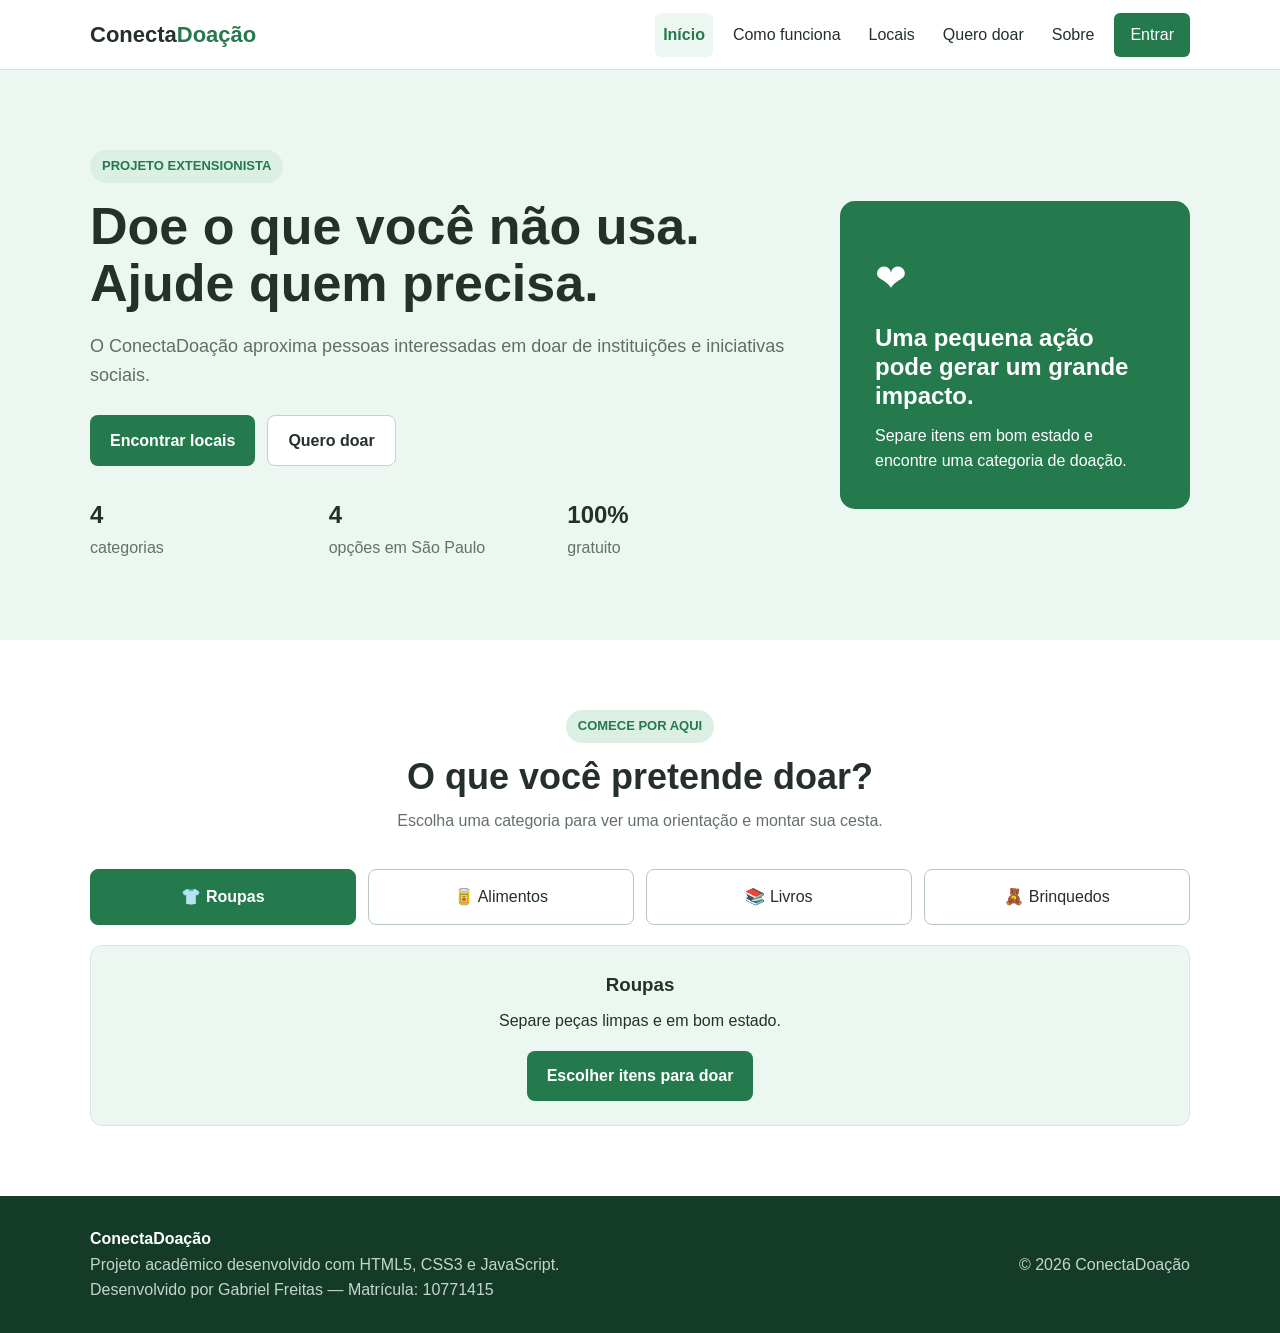
<file: index.html>
<!DOCTYPE html>
<html lang="pt-BR">
<head>
    <meta charset="UTF-8">
    <meta name="viewport" content="width=device-width, initial-scale=1.0">
    <meta name="description" content="Projeto ConectaDoação">
    <title>ConectaDoação</title>
    <link rel="stylesheet" href="css/style.css">
    <script src="js/inicio.js" defer></script>
</head>
<body>
    <header class="topo">
        <a class="logo" href="index.html">Conecta<span>Doação</span></a>
        <nav class="menu" aria-label="Menu principal">
            <a href="index.html" aria-current="page">Início</a>
            <a href="como-funciona.html">Como funciona</a>
            <a href="locais.html">Locais</a>
            <a href="quero-doar.html">Quero doar</a>
            <a href="sobre.html">Sobre</a>
            <a class="menu-entrar" href="login.html">Entrar</a>
        </nav>
    </header>

    <main>
        <section class="hero">
            <section class="container hero-grid">
                <section class="hero-texto">
                    <span class="selo">Projeto extensionista</span>
                    <h1>Doe o que você não usa. Ajude quem precisa.</h1>
                    <p>O ConectaDoação aproxima pessoas interessadas em doar de instituições e iniciativas sociais.</p>

                    <nav class="hero-acoes" aria-label="Ações de doação">
                        <a class="botao botao-principal" href="locais.html">Encontrar locais</a>
                        <a class="botao botao-secundario" href="quero-doar.html">Quero doar</a>
                    </nav>

                    <ul class="hero-dados" aria-label="O projeto em números">
                        <li>
                            <strong>4</strong>
                            <span>categorias</span>
                        </li>
                        <li>
                            <strong>4</strong>
                            <span>opções em São Paulo</span>
                        </li>
                        <li>
                            <strong>100%</strong>
                            <span>gratuito</span>
                        </li>
                    </ul>
                </section>

                <section class="hero-card">
                    <p class="icone-grande" aria-hidden="true">❤</p>
                    <h2>Uma pequena ação pode gerar um grande impacto.</h2>
                    <p>Separe itens em bom estado e encontre uma categoria de doação.</p>
                </section>
            </section>
        </section>

        <section class="secao escolha-inicio" id="escolha-inicio" hidden>
            <div class="container">
                <header class="titulo-secao">
                    <span>Comece por aqui</span>
                    <h2>O que você pretende doar?</h2>
                    <p>Escolha uma categoria para ver uma orientação e montar sua cesta.</p>
                </header>
                <div class="categorias-inicio" role="group" aria-label="Tipos de doação">
                    <button type="button" data-categoria="roupas" aria-pressed="true">👕 Roupas</button>
                    <button type="button" data-categoria="alimentos" aria-pressed="false">🥫 Alimentos</button>
                    <button type="button" data-categoria="livros" aria-pressed="false">📚 Livros</button>
                    <button type="button" data-categoria="brinquedos" aria-pressed="false">🧸 Brinquedos</button>
                </div>
                <div class="orientacao-inicio" aria-live="polite">
                    <h3 id="categoria-escolhida"></h3>
                    <p id="dica-inicio"></p>
                    <a class="botao botao-principal" id="continuar-doacao" href="quero-doar.html">Escolher itens para doar</a>
                </div>
            </div>
        </section>
    </main>

    <footer class="rodape">
        <section class="container rodape-conteudo">
            <section>
                <strong>ConectaDoação</strong>
                <p>Projeto acadêmico desenvolvido com HTML5, CSS3 e JavaScript.</p>
                <p>Desenvolvido por Gabriel Freitas — Matrícula: 10771415</p>
            </section>
            <p>© 2026 ConectaDoação</p>
        </section>
    </footer>
</body>
</html>
</file>
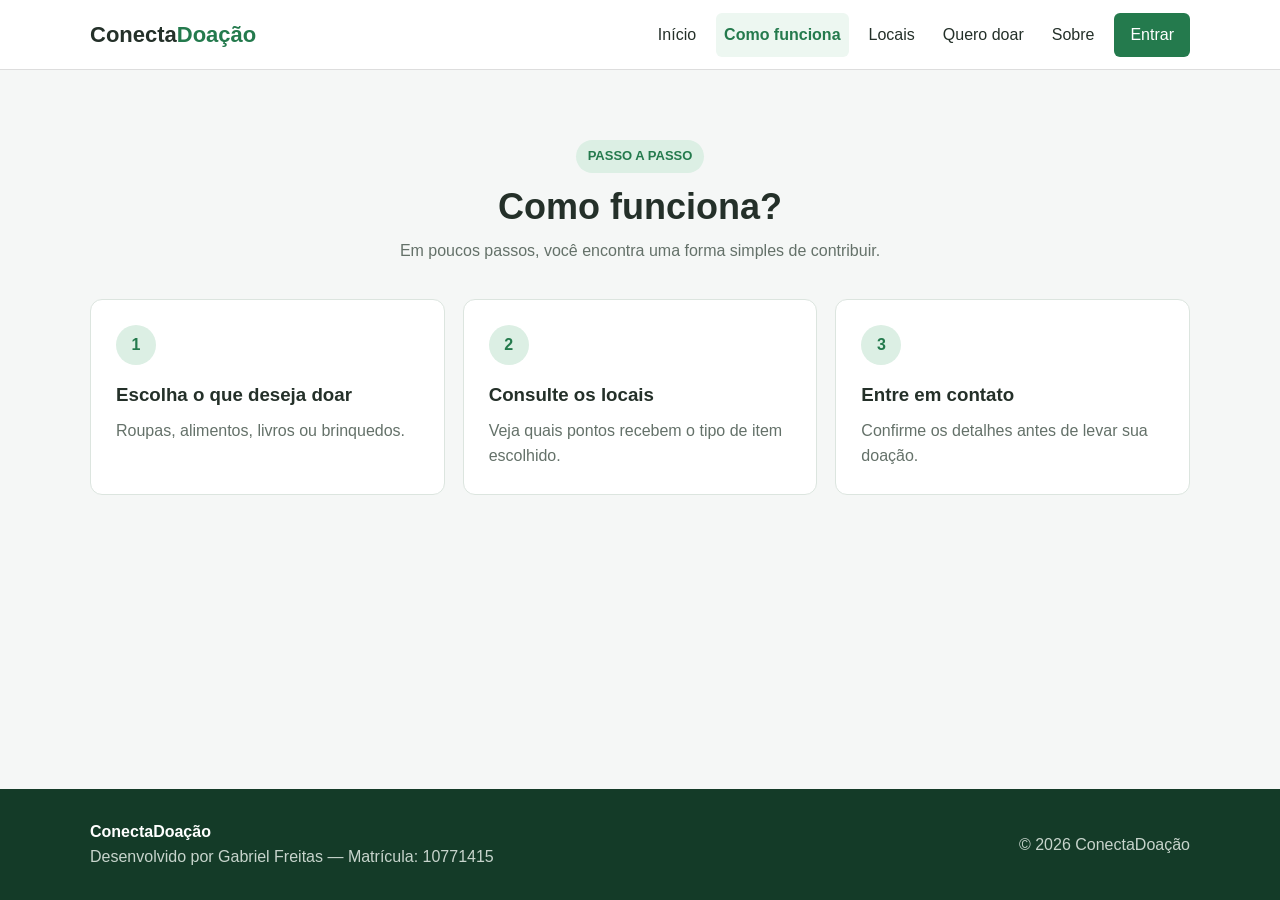
<file: como-funciona.html>
<!DOCTYPE html>
<html lang="pt-BR">
<head>
    <meta charset="UTF-8">
    <meta name="viewport" content="width=device-width, initial-scale=1.0">
    <title>Como funciona - ConectaDoação</title>
    <link rel="stylesheet" href="css/style.css">
</head>
<body>
    <header class="topo">
        <a class="logo" href="index.html">Conecta<span>Doação</span></a>
        <nav class="menu" aria-label="Menu principal">
            <a href="index.html">Início</a>
            <a href="como-funciona.html" aria-current="page">Como funciona</a>
            <a href="locais.html">Locais</a>
            <a href="quero-doar.html">Quero doar</a>
            <a href="sobre.html">Sobre</a>
            <a class="menu-entrar" href="login.html">Entrar</a>
        </nav>
    </header>

    <main>
        <section class="secao">
            <section class="container">
                <header class="titulo-secao">
                    <span>Passo a passo</span>
                    <h1>Como funciona?</h1>
                    <p>Em poucos passos, você encontra uma forma simples de contribuir.</p>
                </header>

                <section class="passos">
                    <article class="passo">
                        <span class="numero">1</span>
                        <h2>Escolha o que deseja doar</h2>
                        <p>Roupas, alimentos, livros ou brinquedos.</p>
                    </article>
                    <article class="passo">
                        <span class="numero">2</span>
                        <h2>Consulte os locais</h2>
                        <p>Veja quais pontos recebem o tipo de item escolhido.</p>
                    </article>
                    <article class="passo">
                        <span class="numero">3</span>
                        <h2>Entre em contato</h2>
                        <p>Confirme os detalhes antes de levar sua doação.</p>
                    </article>
                </section>
            </section>
        </section>
    </main>

    <footer class="rodape">
        <section class="container rodape-conteudo">
            <section>
                <strong>ConectaDoação</strong>
                <p>Desenvolvido por Gabriel Freitas — Matrícula: 10771415</p>
            </section>
            <p>© 2026 ConectaDoação</p>
        </section>
    </footer>
</body>
</html>
</file>
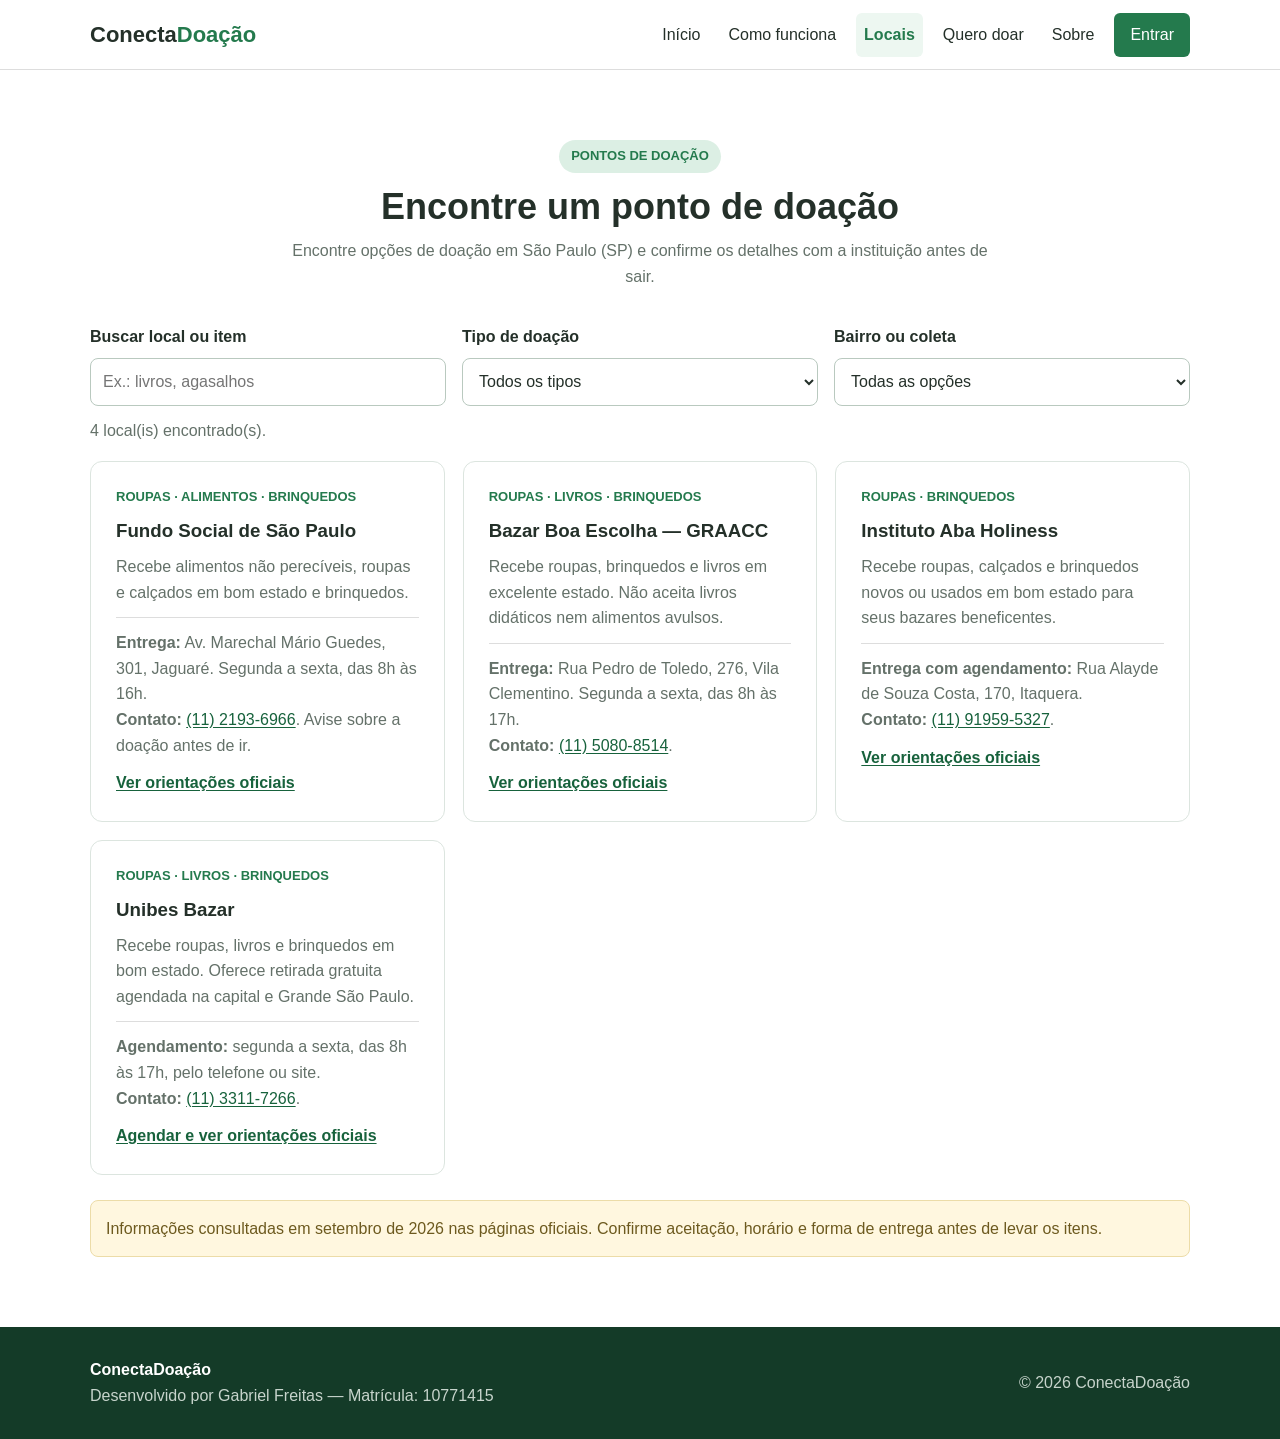
<file: locais.html>
<!DOCTYPE html>
<html lang="pt-BR">
<head>
    <meta charset="UTF-8">
    <meta name="viewport" content="width=device-width, initial-scale=1.0">
    <title>Locais - ConectaDoação</title>
    <link rel="stylesheet" href="css/style.css">
    <script src="js/locais.js" defer></script>
</head>
<body>
    <header class="topo">
        <a class="logo" href="index.html">Conecta<span>Doação</span></a>
        <nav class="menu" aria-label="Menu principal">
            <a href="index.html">Início</a>
            <a href="como-funciona.html">Como funciona</a>
            <a href="locais.html" aria-current="page">Locais</a>
            <a href="quero-doar.html">Quero doar</a>
            <a href="sobre.html">Sobre</a>
            <a class="menu-entrar" href="login.html">Entrar</a>
        </nav>
    </header>

    <main>
        <section class="secao secao-clara">
            <section class="container">
                <header class="titulo-secao">
                    <span>Pontos de doação</span>
                    <h1>Encontre um ponto de doação</h1>
                    <p>Encontre opções de doação em São Paulo (SP) e confirme os detalhes com a instituição antes de sair.</p>
                </header>

                <section class="resumo-doacao" id="resumo-doacao" aria-labelledby="titulo-resumo-doacao" hidden>
                    <h2 id="titulo-resumo-doacao">Itens da sua cesta</h2>
                    <ul id="resumo-itens"></ul>
                    <a href="quero-doar.html">Alterar minha cesta</a>
                </section>

                <div class="filtros-locais" hidden>
                    <div class="filtro-campo">
                        <label for="busca-local">Buscar local ou item</label>
                        <input id="busca-local" type="search" placeholder="Ex.: livros, agasalhos">
                    </div>
                    <div class="filtro-campo">
                        <label for="categoria-local">Tipo de doação</label>
                        <select id="categoria-local">
                            <option value="">Todos os tipos</option>
                            <option value="roupas">Roupas</option>
                            <option value="alimentos">Alimentos</option>
                            <option value="livros">Livros</option>
                            <option value="brinquedos">Brinquedos</option>
                        </select>
                    </div>
                    <div class="filtro-campo">
                        <label for="regiao-local">Bairro ou coleta</label>
                        <select id="regiao-local">
                            <option value="">Todas as opções</option>
                            <option value="jaguare">Jaguaré</option>
                            <option value="vila-clementino">Vila Clementino</option>
                            <option value="itaquera">Itaquera</option>
                            <option value="retirada">Retirada agendada</option>
                        </select>
                    </div>
                </div>
                <p id="resultado-locais" class="resultado-locais" role="status" aria-live="polite" hidden></p>

                <section class="grade-locais">
                    <article class="local-card" data-categorias="roupas alimentos brinquedos" data-regiao="jaguare">
                        <span class="categoria">Roupas · Alimentos · Brinquedos</span>
                        <h2>Fundo Social de São Paulo</h2>
                        <p>Recebe alimentos não perecíveis, roupas e calçados em bom estado e brinquedos.</p>
                        <p class="detalhe"><strong>Entrega:</strong> Av. Marechal Mário Guedes, 301, Jaguaré. Segunda a sexta, das 8h às 16h.</p>
                        <p><strong>Contato:</strong> <a href="tel:+551121936966">(11) 2193-6966</a>. Avise sobre a doação antes de ir.</p>
                        <a class="fonte-local" href="https://www.fundosocial.sp.gov.br/doacoes/" target="_blank" rel="noopener noreferrer">Ver orientações oficiais</a>
                    </article>
                    <article class="local-card" data-categorias="roupas livros brinquedos" data-regiao="vila-clementino">
                        <span class="categoria">Roupas · Livros · Brinquedos</span>
                        <h2>Bazar Boa Escolha — GRAACC</h2>
                        <p>Recebe roupas, brinquedos e livros em excelente estado. Não aceita livros didáticos nem alimentos avulsos.</p>
                        <p class="detalhe"><strong>Entrega:</strong> Rua Pedro de Toledo, 276, Vila Clementino. Segunda a sexta, das 8h às 17h.</p>
                        <p><strong>Contato:</strong> <a href="tel:+551150808514">(11) 5080-8514</a>.</p>
                        <a class="fonte-local" href="https://graacc.org.br/bazar/" target="_blank" rel="noopener noreferrer">Ver orientações oficiais</a>
                    </article>
                    <article class="local-card" data-categorias="roupas brinquedos" data-regiao="itaquera">
                        <span class="categoria">Roupas · Brinquedos</span>
                        <h2>Instituto Aba Holiness</h2>
                        <p>Recebe roupas, calçados e brinquedos novos ou usados em bom estado para seus bazares beneficentes.</p>
                        <p class="detalhe"><strong>Entrega com agendamento:</strong> Rua Alayde de Souza Costa, 170, Itaquera.</p>
                        <p><strong>Contato:</strong> <a href="tel:+5511919595327">(11) 91959-5327</a>.</p>
                        <a class="fonte-local" href="https://www.institutoaba.org/participe" target="_blank" rel="noopener noreferrer">Ver orientações oficiais</a>
                    </article>
                    <article class="local-card" data-categorias="roupas livros brinquedos" data-regiao="retirada">
                        <span class="categoria">Roupas · Livros · Brinquedos</span>
                        <h2>Unibes Bazar</h2>
                        <p>Recebe roupas, livros e brinquedos em bom estado. Oferece retirada gratuita agendada na capital e Grande São Paulo.</p>
                        <p class="detalhe"><strong>Agendamento:</strong> segunda a sexta, das 8h às 17h, pelo telefone ou site.</p>
                        <p><strong>Contato:</strong> <a href="tel:+551133117266">(11) 3311-7266</a>.</p>
                        <a class="fonte-local" href="https://unibes.org.br/a-unibes/unibes-bazar/" target="_blank" rel="noopener noreferrer">Agendar e ver orientações oficiais</a>
                    </article>
                </section>

                <p class="aviso">Informações consultadas em setembro de 2026 nas páginas oficiais. Confirme aceitação, horário e forma de entrega antes de levar os itens.</p>
            </section>
        </section>
    </main>

    <footer class="rodape">
        <section class="container rodape-conteudo">
            <section>
                <strong>ConectaDoação</strong>
                <p>Desenvolvido por Gabriel Freitas — Matrícula: 10771415</p>
            </section>
            <p>© 2026 ConectaDoação</p>
        </section>
    </footer>
</body>
</html>
</file>
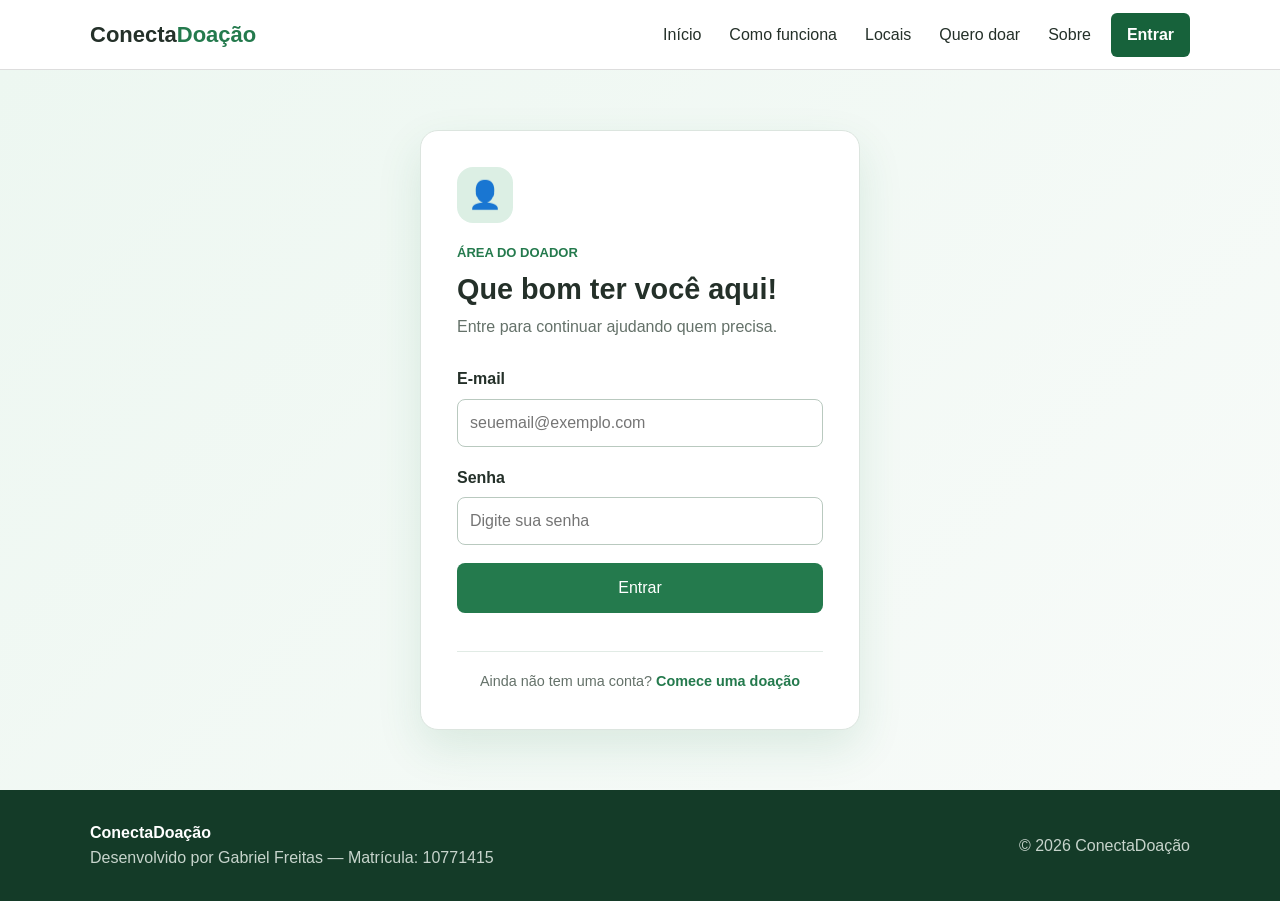
<file: login.html>
<!DOCTYPE html>
<html lang="pt-BR">
<head>
    <meta charset="UTF-8">
    <meta name="viewport" content="width=device-width, initial-scale=1.0">
    <meta name="description" content="Acesse sua conta no ConectaDoação">
    <title>Entrar - ConectaDoação</title>
    <link rel="stylesheet" href="css/style.css">
    <script src="js/login.js" defer></script>
</head>
<body>
    <header class="topo">
        <a class="logo" href="index.html">Conecta<span>Doação</span></a>
        <nav class="menu" aria-label="Menu principal">
            <a href="index.html">Início</a>
            <a href="como-funciona.html">Como funciona</a>
            <a href="locais.html">Locais</a>
            <a href="quero-doar.html">Quero doar</a>
            <a href="sobre.html">Sobre</a>
            <a class="menu-entrar" href="login.html" aria-current="page">Entrar</a>
        </nav>
    </header>

    <main class="pagina-login">
        <section class="login-card" aria-labelledby="titulo-login">
            <span class="login-icone" aria-hidden="true">👤</span>
            <header>
                <span class="categoria">Área do doador</span>
                <h1 id="titulo-login">Que bom ter você aqui!</h1>
                <p>Entre para continuar ajudando quem precisa.</p>
            </header>

            <form id="form-login">
                <div class="campo-login">
                    <label for="email">E-mail</label>
                    <input id="email" name="email" type="email" placeholder="seuemail@exemplo.com" autocomplete="email" required>
                </div>

                <div class="campo-login">
                    <label for="senha">Senha</label>
                    <input id="senha" name="senha" type="password" placeholder="Digite sua senha" autocomplete="current-password" minlength="6" required>
                </div>

                <button class="botao botao-principal login-botao" type="submit">Entrar</button>
                <p id="mensagem-login" class="mensagem-login" role="status" aria-live="polite"></p>
            </form>

            <p class="login-ajuda">Ainda não tem uma conta? <a href="quero-doar.html">Comece uma doação</a></p>
        </section>
    </main>

    <footer class="rodape">
        <section class="container rodape-conteudo">
            <section>
                <strong>ConectaDoação</strong>
                <p>Desenvolvido por Gabriel Freitas — Matrícula: 10771415</p>
            </section>
            <p>© 2026 ConectaDoação</p>
        </section>
    </footer>
</body>
</html>
</file>
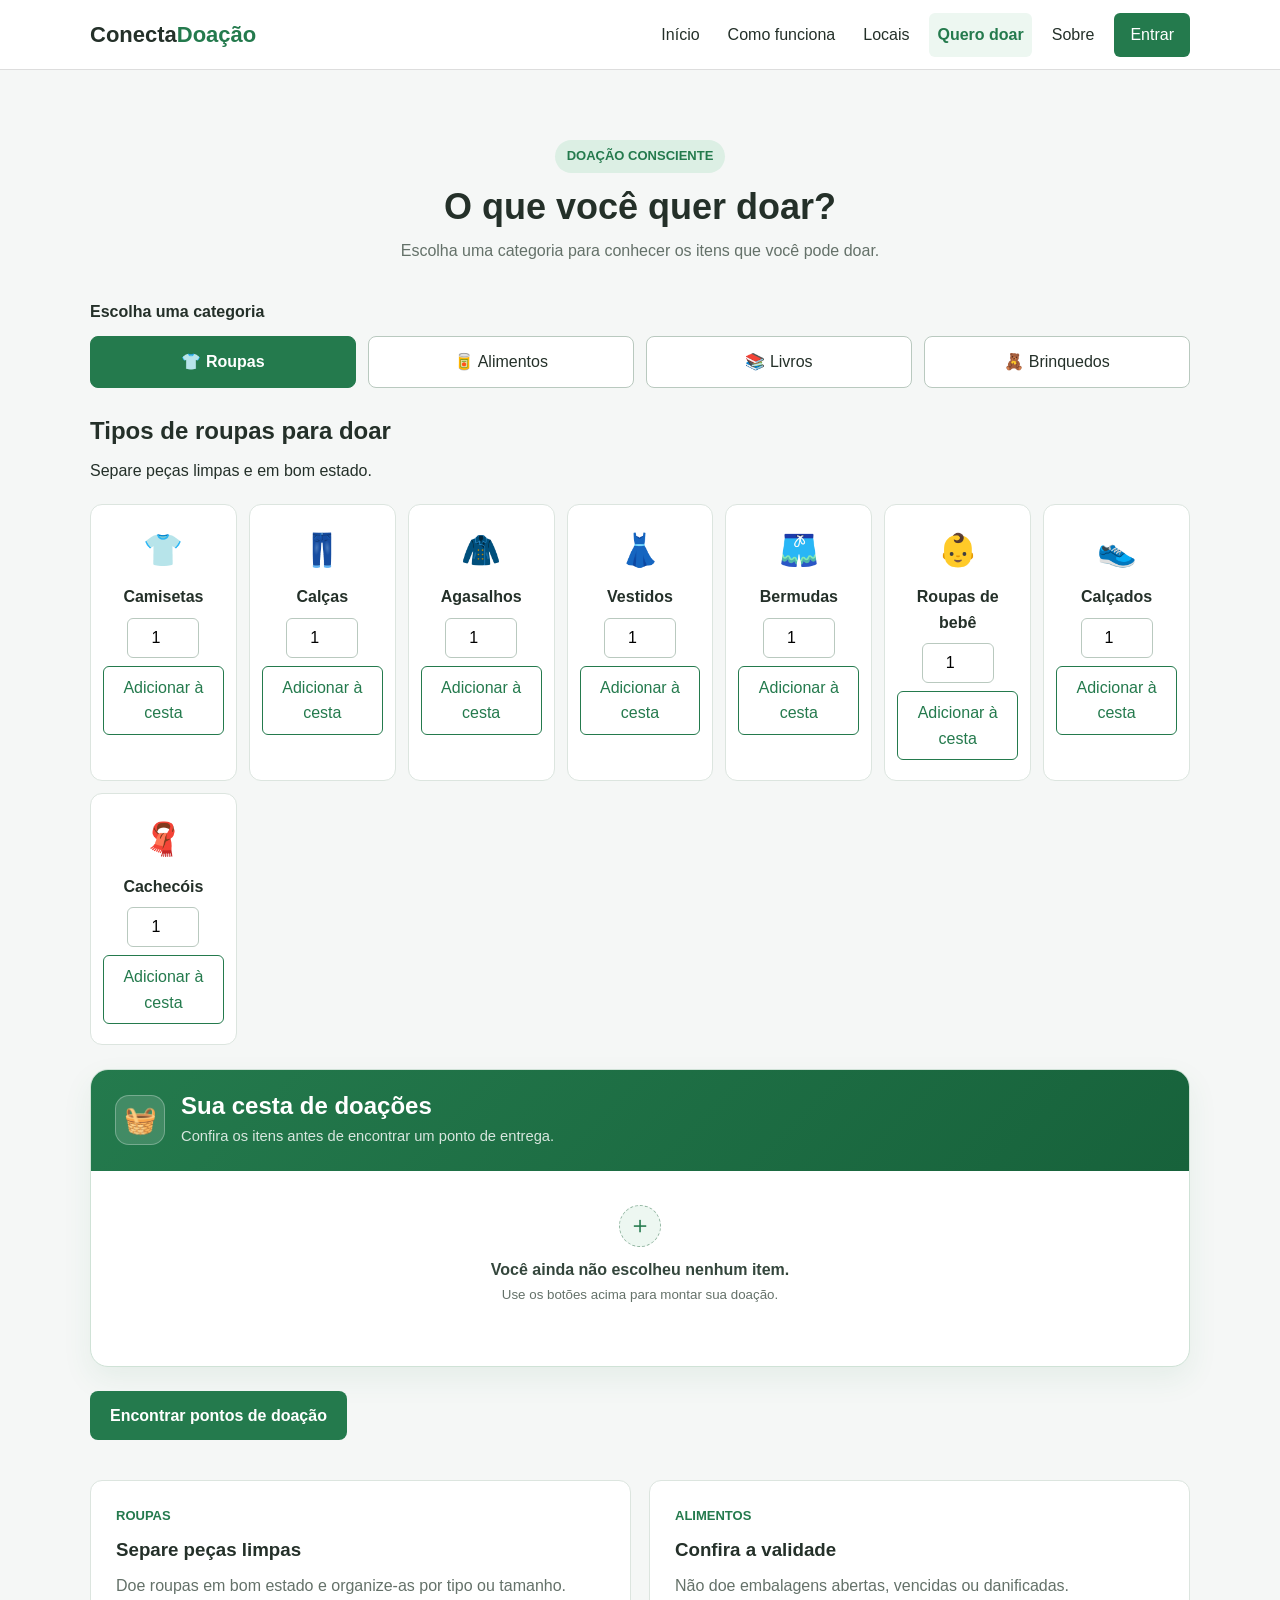
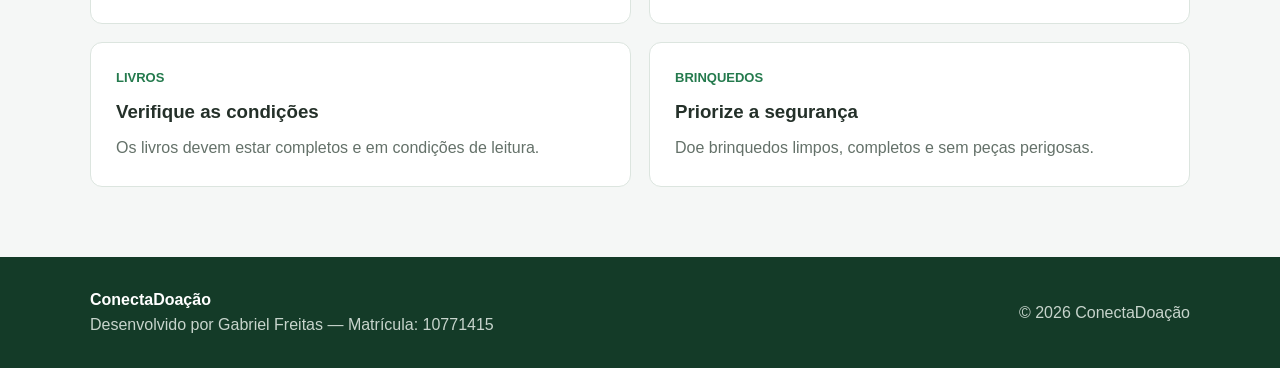
<file: quero-doar.html>
<!DOCTYPE html>
<html lang="pt-BR">
<head>
    <meta charset="UTF-8">
    <meta name="viewport" content="width=device-width, initial-scale=1.0">
    <title>Quero doar - ConectaDoação</title>
    <link rel="stylesheet" href="css/style.css">
    <script src="js/doacoes.js" defer></script>
</head>
<body>
    <header class="topo">
        <a class="logo" href="index.html">Conecta<span>Doação</span></a>
        <nav class="menu" aria-label="Menu principal">
            <a href="index.html">Início</a>
            <a href="como-funciona.html">Como funciona</a>
            <a href="locais.html">Locais</a>
            <a href="quero-doar.html" aria-current="page">Quero doar</a>
            <a href="sobre.html">Sobre</a>
            <a class="menu-entrar" href="login.html">Entrar</a>
        </nav>
    </header>

    <main>
        <section class="secao">
            <section class="container">
                <header class="titulo-secao">
                    <span>Doação consciente</span>
                    <h1>O que você quer doar?</h1>
                    <p>Escolha uma categoria para conhecer os itens que você pode doar.</p>
                </header>

                <section class="escolha-doacao" aria-label="Categorias de doação" hidden>
                    <fieldset class="categorias-doacao">
                        <legend>Escolha uma categoria</legend>
                        <button type="button" data-categoria="roupas" aria-pressed="true" aria-controls="tipos-doacao"><span aria-hidden="true">👕</span> Roupas</button>
                        <button type="button" data-categoria="alimentos" aria-pressed="false" aria-controls="tipos-doacao"><span aria-hidden="true">🥫</span> Alimentos</button>
                        <button type="button" data-categoria="livros" aria-pressed="false" aria-controls="tipos-doacao"><span aria-hidden="true">📚</span> Livros</button>
                        <button type="button" data-categoria="brinquedos" aria-pressed="false" aria-controls="tipos-doacao"><span aria-hidden="true">🧸</span> Brinquedos</button>
                    </fieldset>
                    <section id="tipos-doacao" aria-live="polite" aria-atomic="true" aria-labelledby="titulo-tipos">
                        <h2 id="titulo-tipos"></h2>
                        <p id="dica-doacao"></p>
                        <ul class="lista-tipos" id="lista-tipos"></ul>
                    </section>
                    <section class="cesta-doacao" aria-labelledby="titulo-cesta">
                        <header class="cesta-cabecalho">
                            <span class="cesta-icone" aria-hidden="true">🧺</span>
                            <div>
                                <h2 id="titulo-cesta">Sua cesta de doações</h2>
                                <p>Confira os itens antes de encontrar um ponto de entrega.</p>
                            </div>
                        </header>
                        <div id="cesta-vazia" class="cesta-vazia">
                            <span aria-hidden="true">＋</span>
                            <p>Você ainda não escolheu nenhum item.</p>
                            <small>Use os botões acima para montar sua doação.</small>
                        </div>
                        <ul id="itens-cesta" aria-live="polite"></ul>
                        <div class="cesta-resumo" hidden>
                            <div>
                                <span>Total da cesta</span>
                                <strong id="total-cesta"></strong>
                            </div>
                            <button id="limpar-cesta" type="button"><span aria-hidden="true">↻</span> Esvaziar cesta</button>
                        </div>
                    </section>
                    <a class="botao botao-principal" id="ver-locais" href="locais.html">Encontrar pontos de doação</a>
                </section>
                <noscript><p class="aviso">Ative o JavaScript para explorar os tipos de doação. As orientações continuam disponíveis abaixo.</p></noscript>

                <section class="grade-orientacoes">
                    <article class="orientacao-card">
                        <span class="categoria">Roupas</span>
                        <h2>Separe peças limpas</h2>
                        <p>Doe roupas em bom estado e organize-as por tipo ou tamanho.</p>
                    </article>
                    <article class="orientacao-card">
                        <span class="categoria">Alimentos</span>
                        <h2>Confira a validade</h2>
                        <p>Não doe embalagens abertas, vencidas ou danificadas.</p>
                    </article>
                    <article class="orientacao-card">
                        <span class="categoria">Livros</span>
                        <h2>Verifique as condições</h2>
                        <p>Os livros devem estar completos e em condições de leitura.</p>
                    </article>
                    <article class="orientacao-card">
                        <span class="categoria">Brinquedos</span>
                        <h2>Priorize a segurança</h2>
                        <p>Doe brinquedos limpos, completos e sem peças perigosas.</p>
                    </article>
                </section>
            </section>
        </section>
    </main>

    <footer class="rodape">
        <section class="container rodape-conteudo">
            <section>
                <strong>ConectaDoação</strong>
                <p>Desenvolvido por Gabriel Freitas — Matrícula: 10771415</p>
            </section>
            <p>© 2026 ConectaDoação</p>
        </section>
    </footer>
</body>
</html>
</file>
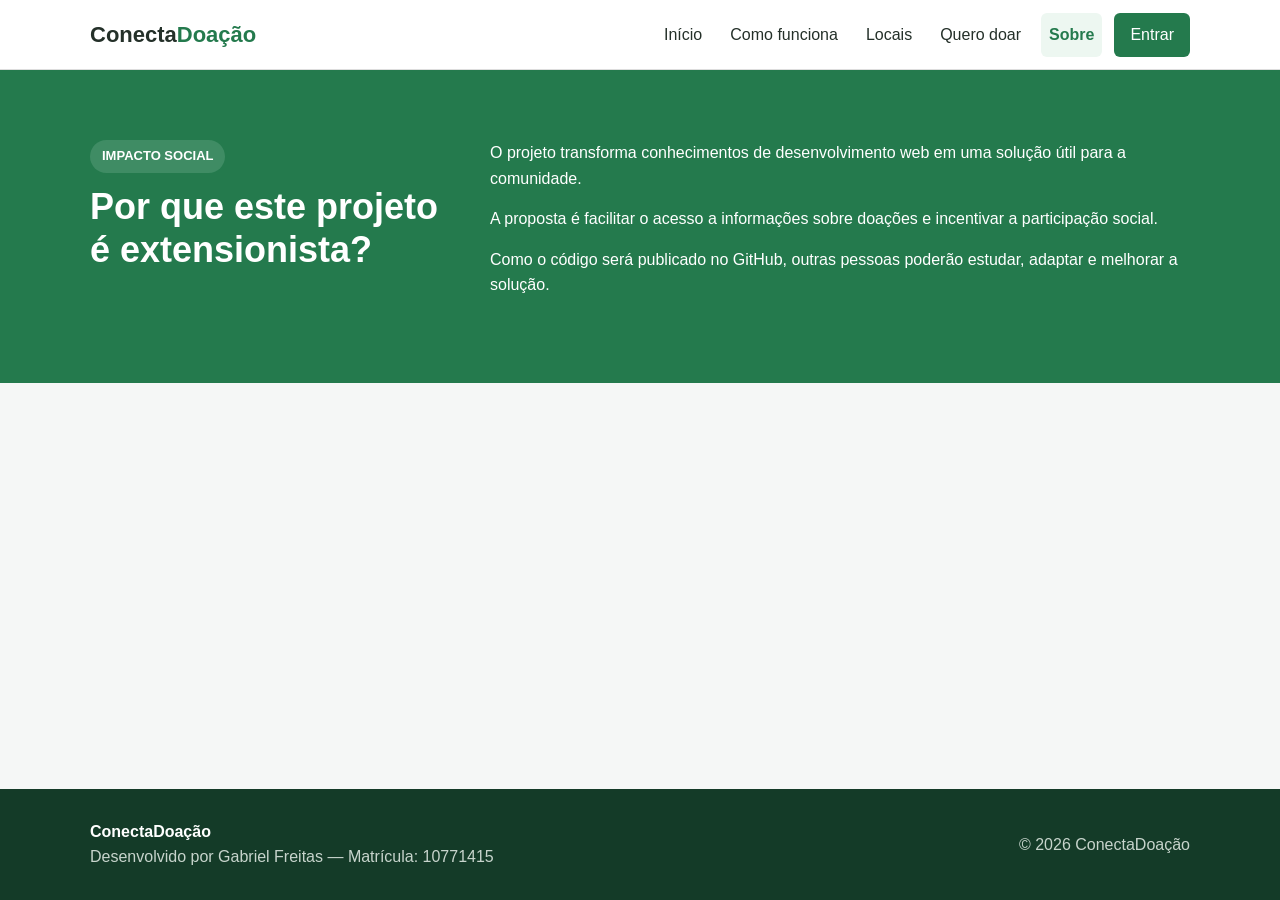
<file: sobre.html>
<!DOCTYPE html>
<html lang="pt-BR">
<head>
    <meta charset="UTF-8">
    <meta name="viewport" content="width=device-width, initial-scale=1.0">
    <title>Sobre - ConectaDoação</title>
    <link rel="stylesheet" href="css/style.css">
</head>
<body>
    <header class="topo">
        <a class="logo" href="index.html">Conecta<span>Doação</span></a>
        <nav class="menu" aria-label="Menu principal">
            <a href="index.html">Início</a>
            <a href="como-funciona.html">Como funciona</a>
            <a href="locais.html">Locais</a>
            <a href="quero-doar.html">Quero doar</a>
            <a href="sobre.html" aria-current="page">Sobre</a>
            <a class="menu-entrar" href="login.html">Entrar</a>
        </nav>
    </header>

    <main>
        <section class="secao sobre pagina-sobre">
            <section class="container sobre-grid">
                <section>
                    <span class="selo">Impacto social</span>
                    <h1>Por que este projeto é extensionista?</h1>
                </section>
                <section class="sobre-texto">
                    <p>O projeto transforma conhecimentos de desenvolvimento web em uma solução útil para a comunidade.</p>
                    <p>A proposta é facilitar o acesso a informações sobre doações e incentivar a participação social.</p>
                    <p>Como o código será publicado no GitHub, outras pessoas poderão estudar, adaptar e melhorar a solução.</p>
                </section>
            </section>
        </section>
    </main>

    <footer class="rodape">
        <section class="container rodape-conteudo">
            <section>
                <strong>ConectaDoação</strong>
                <p>Desenvolvido por Gabriel Freitas — Matrícula: 10771415</p>
            </section>
            <p>© 2026 ConectaDoação</p>
        </section>
    </footer>
</body>
</html>
</file>
<file: css/style.css>
* {
    margin: 0;
    padding: 0;
    box-sizing: border-box;
}

html { scroll-behavior: smooth; }

body {
    min-height: 100svh;
    display: flex;
    flex-direction: column;
    font-family: Arial, sans-serif;
    color: #243029;
    background-color: #f5f7f6;
    line-height: 1.6;
}

main { flex: 1; }

a {
    color: inherit;
    text-decoration: none;
}

.container {
    width: 90%;
    max-width: 1100px;
    margin: auto;
}

.topo {
    background-color: white;
    border-bottom: 1px solid #ddd;
    padding: 12px max(5%, calc((100% - 1100px) / 2));
}

.topo {
    min-height: 70px;
    gap: 12px;
    flex-wrap: wrap;
    display: flex;
    align-items: center;
    justify-content: space-between;
}

.logo {
    font-size: 22px;
    font-weight: bold;
}

.logo span,
.categoria { color: #247a4d; }

.menu {
    display: flex;
    gap: 4px 12px;
    flex-wrap: wrap;
}

.menu a {
    display: inline-flex;
    align-items: center;
    min-height: 44px;
    padding: 8px;
    border-radius: 6px;
}

.menu a[aria-current="page"] {
    color: #247a4d;
    background-color: #edf7f1;
    font-weight: bold;
}

a:focus-visible {
    outline: 3px solid #aa6b00;
    outline-offset: 3px;
}

.menu a:hover { color: #247a4d; }

.hero {
    padding: 80px 0;
    background-color: #edf7f1;
}

.hero-grid {
    display: grid;
    grid-template-columns: minmax(0, 2fr) minmax(0, 1fr);
    gap: 50px;
    align-items: center;
}

.selo,
.titulo-secao > span {
    display: inline-block;
    padding: 6px 12px;
    color: #247a4d;
    background-color: #dcefe4;
    border-radius: 20px;
    font-size: 13px;
    font-weight: bold;
    text-transform: uppercase;
}

.hero h1 {
    margin-top: 15px;
    font-size: clamp(2rem, 5vw, 3.25rem);
    line-height: 1.1;
}

.hero-texto > p {
    margin-top: 20px;
    color: #5f6e66;
    font-size: 18px;
}

.hero-acoes {
    display: flex;
    flex-wrap: wrap;
    gap: 12px;
    margin-top: 25px;
}

.botao {
    display: inline-flex;
    align-items: center;
    justify-content: center;
    min-height: 48px;
    text-align: center;
    padding: 12px 20px;
    border-radius: 8px;
    font-weight: bold;
}

.botao-principal {
    color: white;
    background-color: #247a4d;
}

.botao-secundario {
    background-color: white;
    border: 1px solid #ccc;
}

.hero-dados {
    list-style: none;
    display: grid;
    grid-template-columns: repeat(3, minmax(0, 1fr));
    gap: 16px;
    margin-top: 30px;
}

.hero-dados li {
    display: flex;
    flex-direction: column;
}

.hero-dados strong { font-size: 24px; }

.hero-dados span,
.passo p,
.local-card p,
.orientacao-card p,
.titulo-secao p { color: #647169; }

.hero-card {
    padding: 35px;
    color: white;
    background-color: #247a4d;
    border-radius: 15px;
}

.icone-grande {
    font-size: 38px;
    margin-bottom: 15px;
}

.hero-card h2 { line-height: 1.2; }
.hero-card p { margin-top: 12px; }

.escolha-inicio { background: #fff; }

.categorias-inicio {
    display: grid;
    grid-template-columns: repeat(4, minmax(0, 1fr));
    gap: 12px;
    margin-bottom: 20px;
}

.categorias-inicio button {
    min-height: 56px;
    padding: 12px;
    border: 1px solid #b9c9bf;
    border-radius: 8px;
    color: #243029;
    background: white;
    font: inherit;
    cursor: pointer;
}

.categorias-inicio button[aria-pressed="true"] {
    color: white;
    background: #247a4d;
    border-color: #247a4d;
    font-weight: bold;
}

.categorias-inicio button:focus-visible {
    outline: 3px solid #aa6b00;
    outline-offset: 2px;
}

.orientacao-inicio {
    padding: 24px;
    border: 1px solid #dce5df;
    border-radius: 12px;
    background: #edf7f1;
    text-align: center;
}

.orientacao-inicio p { margin: 8px 0 18px; }

.secao { padding: 70px 0; }
.secao-clara { background-color: white; }

.titulo-secao {
    max-width: 700px;
    margin: 0 auto 35px;
    text-align: center;
}

.titulo-secao h2,
.titulo-secao h1,
.sobre h2 {
    margin-top: 12px;
    font-size: clamp(1.75rem, 4vw, 2.25rem);
    line-height: 1.2;
}

.titulo-secao p { margin-top: 10px; }

.passos,
.grade-locais {
    display: grid;
    grid-template-columns: repeat(3, minmax(0, 1fr));
    gap: 18px;
}

.grade-orientacoes {
    display: grid;
    grid-template-columns: repeat(2, minmax(0, 1fr));
    gap: 18px;
}

.passo,
.local-card,
.orientacao-card {
    padding: 25px;
    background-color: white;
    border: 1px solid #dce5df;
    border-radius: 12px;
}

.numero {
    width: 40px;
    height: 40px;
    margin-bottom: 15px;
    display: flex;
    align-items: center;
    justify-content: center;
    color: #247a4d;
    background-color: #dcefe4;
    border-radius: 50%;
    font-weight: bold;
}

.passo h2,
.local-card h2,
.orientacao-card h2 {
    margin-bottom: 8px;
    font-size: 1.17rem;
}

.categoria {
    display: block;
    margin-bottom: 8px;
    font-size: 13px;
    font-weight: bold;
    text-transform: uppercase;
}

.detalhe {
    margin-top: 12px;
    padding-top: 12px;
    border-top: 1px solid #ddd;
}

.filtros-locais {
    display: grid;
    grid-template-columns: repeat(3, minmax(0, 1fr));
    gap: 16px;
    margin-bottom: 12px;
}

.filtros-locais label {
    display: block;
    margin-bottom: 8px;
    font-weight: bold;
}

.filtros-locais input,
.filtros-locais select {
    width: 100%;
    min-height: 48px;
    padding: 10px 12px;
    border: 1px solid #b9c9bf;
    border-radius: 8px;
    background: white;
    color: #243029;
    font: inherit;
}

.filtros-locais input:focus-visible,
.filtros-locais select:focus-visible {
    outline: 3px solid #aa6b00;
    outline-offset: 2px;
}

.resultado-locais { margin-bottom: 18px; color: #647169; }

.resumo-doacao {
    margin-bottom: 24px;
    padding: 20px 24px;
    border: 1px solid #cbded2;
    border-radius: 12px;
    background: #edf7f1;
}

.resumo-doacao h2 { font-size: 1.2rem; }
.resumo-doacao ul { margin: 8px 0 12px 20px; }
.resumo-doacao a {
    color: #17623c;
    font-weight: bold;
    text-decoration: underline;
}

.local-card a {
    color: #17623c;
    text-decoration: underline;
    text-underline-offset: 2px;
}

.fonte-local {
    display: inline-block;
    margin-top: 12px;
    font-weight: bold;
}

[hidden] { display: none !important; }

.aviso {
    margin-top: 25px;
    padding: 15px;
    color: #6d5a1f;
    background-color: #fff7df;
    border: 1px solid #ecdca8;
    border-radius: 8px;
}

.sobre {
    color: white;
    background-color: #247a4d;
}

.sobre .selo {
    color: white;
    background-color: #3f8c64;
}

.sobre-grid {
    display: grid;
    grid-template-columns: 1fr 2fr;
    gap: 50px;
}

.pagina-sobre { min-height: 100%; }

.pagina-sobre h1 {
    margin-top: 12px;
    font-size: clamp(1.75rem, 4vw, 2.25rem);
    line-height: 1.2;
}

.sobre-texto p { margin-bottom: 15px; }

.rodape {
    padding: 30px 0;
    color: white;
    background-color: #143b28;
}

.rodape-conteudo {
    display: flex;
    align-items: center;
    justify-content: space-between;
    gap: 20px;
}

.rodape p { color: #c7d4cc; }

/* Tablet: conteúdo principal em uma coluna e cartões em duas. */
@media (max-width: 900px) {
    .topo { flex-direction: column; }

    .menu { justify-content: center; }

    .hero-grid,
    .sobre-grid {
        grid-template-columns: 1fr;
        gap: 32px;
    }

    .hero { padding: 48px 0; }
    .secao { padding: 48px 0; }
    .categorias-inicio { grid-template-columns: repeat(2, minmax(0, 1fr)); }

    .passos,
    .grade-locais { grid-template-columns: repeat(2, minmax(0, 1fr)); }

    .filtros-locais { grid-template-columns: repeat(2, minmax(0, 1fr)); }

    .rodape-conteudo {
        flex-direction: column;
        align-items: flex-start;
    }
}

/* Celular: navegação visível, botões largos e leitura sem rolagem lateral. */
@media (max-width: 600px) {
    .container { width: calc(100% - 32px); }
    .topo { padding: 12px 16px; }
    .menu { gap: 2px 4px; }
    .menu a { font-size: 0.875rem; }

    .hero,
    .secao { padding: 32px 0; }

    .hero-texto > p { font-size: 1rem; }
    .hero-acoes { flex-direction: column; }
    .categorias-inicio { grid-template-columns: 1fr 1fr; }
    .hero-dados { gap: 12px; }
    .hero-dados span { font-size: 0.875rem; }

    .hero-card,
    .passo,
    .local-card,
    .orientacao-card { padding: 24px; }

    .titulo-secao { margin-bottom: 24px; }

    .passos,
    .grade-locais,
    .grade-orientacoes { grid-template-columns: 1fr; }

    .filtros-locais { grid-template-columns: 1fr; }

    .rodape { font-size: 0.875rem; }
}

@media (prefers-reduced-motion: reduce) {
    html { scroll-behavior: auto; }
}

/* Seletor de doações: botões nativos e lista de itens, sem wrappers extras. */
.escolha-doacao { margin-bottom: 40px; }

.categorias-doacao {
    display: flex;
    flex-wrap: wrap;
    gap: 12px;
    border: 0;
    margin-bottom: 24px;
}

.categorias-doacao legend {
    margin-bottom: 12px;
    font-weight: bold;
}

.categorias-doacao button {
    flex: 1 1 120px;
    min-height: 48px;
    padding: 12px;
    border: 1px solid #b9c9bf;
    border-radius: 8px;
    color: #243029;
    background: white;
    font: inherit;
    cursor: pointer;
}

.categorias-doacao button:hover { background: #edf7f1; }

.categorias-doacao button[aria-pressed="true"] {
    background: #247a4d;
    color: white;
    border-color: #247a4d;
    font-weight: bold;
}

.categorias-doacao button:focus-visible {
    outline: 3px solid #aa6b00;
    outline-offset: 3px;
}

#dica-doacao { margin-top: 8px; }

.lista-tipos {
    display: grid;
    grid-template-columns: repeat(auto-fit, minmax(min(100%, 140px), 1fr));
    gap: 12px;
    margin: 20px 0 24px;
    list-style: none;
}

.lista-tipos li {
    display: flex;
    flex-direction: column;
    align-items: center;
    gap: 8px;
    padding: 20px 12px;
    border: 1px solid #dce5df;
    border-radius: 12px;
    background: white;
    text-align: center;
}

.lista-tipos span { font-size: 2rem; }

.lista-tipos input {
    width: 72px;
    min-height: 40px;
    padding: 6px;
    border: 1px solid #b9c9bf;
    border-radius: 6px;
    font: inherit;
    text-align: center;
}

.lista-tipos button,
.cesta-doacao button {
    min-height: 40px;
    padding: 8px 12px;
    border: 1px solid #247a4d;
    border-radius: 6px;
    color: #247a4d;
    background: white;
    font: inherit;
    cursor: pointer;
}

.lista-tipos button:hover,
.cesta-doacao button:hover { background: #edf7f1; }

.lista-tipos button:focus-visible,
.cesta-doacao button:focus-visible,
.lista-tipos input:focus-visible {
    outline: 3px solid #aa6b00;
    outline-offset: 2px;
}

.cesta-doacao {
    margin-bottom: 24px;
    overflow: hidden;
    border: 1px solid #cfe2d6;
    border-radius: 18px;
    background: white;
    box-shadow: 0 12px 30px rgba(36, 122, 77, 0.08);
}

.cesta-cabecalho {
    display: flex;
    align-items: center;
    gap: 16px;
    padding: 22px 24px;
    color: white;
    background: linear-gradient(135deg, #247a4d, #17623b);
}

.cesta-icone {
    display: grid;
    place-items: center;
    flex: 0 0 50px;
    height: 50px;
    border: 1px solid rgba(255, 255, 255, 0.28);
    border-radius: 14px;
    background: rgba(255, 255, 255, 0.14);
    font-size: 1.65rem;
}

.cesta-cabecalho h2 {
    line-height: 1.2;
    margin-bottom: 4px;
}

.cesta-cabecalho p {
    color: rgba(255, 255, 255, 0.82);
    font-size: 0.92rem;
}

.cesta-vazia {
    padding: 34px 24px;
    color: #647169;
    text-align: center;
}

.cesta-vazia > span {
    display: grid;
    place-items: center;
    width: 42px;
    height: 42px;
    margin: 0 auto 10px;
    border: 1px dashed #91b5a0;
    border-radius: 50%;
    color: #247a4d;
    background: #edf7f1;
    font-size: 1.5rem;
}

.cesta-vazia p { color: #34463c; font-weight: bold; }
.cesta-vazia small { display: block; margin-top: 2px; }

.cesta-doacao ul {
    display: grid;
    gap: 10px;
    padding: 18px 24px 8px;
    list-style: none;
}

.cesta-doacao li {
    display: flex;
    align-items: center;
    justify-content: space-between;
    gap: 12px;
    padding: 14px 16px;
    border: 1px solid #e1ebe5;
    border-radius: 12px;
    background: #f8fbf9;
}

.cesta-item-info {
    display: flex;
    flex-direction: column;
    min-width: 0;
}

.cesta-item-nome {
    color: #243029;
    font-weight: bold;
}

.cesta-item-detalhes {
    color: #647169;
    font-size: 0.875rem;
    text-transform: capitalize;
}

.cesta-doacao .cesta-remover {
    min-height: 36px;
    border-color: #d6a5a5;
    color: #9b3434;
    background: white;
}

.cesta-doacao .cesta-remover:hover {
    border-color: #c77e7e;
    background: #fff1f1;
}

.cesta-resumo {
    display: flex;
    flex-wrap: wrap;
    align-items: center;
    justify-content: space-between;
    gap: 12px;
    margin-top: 10px;
    padding: 18px 24px 22px;
    border-top: 1px solid #e1ebe5;
    background: #f3f8f5;
}

.cesta-resumo > div {
    display: flex;
    flex-direction: column;
}

.cesta-resumo > div > span {
    color: #647169;
    font-size: 0.8rem;
    font-weight: bold;
    letter-spacing: 0.04em;
    text-transform: uppercase;
}

.cesta-resumo strong { color: #17623b; font-size: 1.15rem; }

@media (max-width: 600px) {
    .cesta-cabecalho { align-items: flex-start; padding: 20px; }
    .cesta-cabecalho p { font-size: 0.85rem; }
    .cesta-doacao ul { padding: 14px 14px 6px; }
    .cesta-doacao li { align-items: flex-start; }
    .cesta-resumo { padding: 16px 14px 18px; }
}

/* Login */
.menu .menu-entrar {
    padding-inline: 16px;
    color: white;
    background: #247a4d;
}

.menu .menu-entrar:hover,
.menu .menu-entrar[aria-current="page"] {
    color: white;
    background: #17623b;
}

.pagina-login {
    display: grid;
    place-items: center;
    padding: 60px 16px;
    background: linear-gradient(135deg, #edf7f1, #f8fbf9);
}

.login-card {
    width: min(100%, 440px);
    padding: 36px;
    border: 1px solid #dce5df;
    border-radius: 18px;
    background: white;
    box-shadow: 0 18px 45px rgba(36, 122, 77, 0.12);
}

.login-icone {
    display: grid;
    place-items: center;
    width: 56px;
    height: 56px;
    margin-bottom: 20px;
    border-radius: 16px;
    background: #dcefe4;
    font-size: 1.7rem;
}

.login-card h1 {
    margin: 4px 0 8px;
    font-size: 1.8rem;
    line-height: 1.2;
}

.login-card header > p { color: #647169; }
.login-card form { margin-top: 26px; }

.campo-login { margin-bottom: 18px; }

.campo-login label {
    display: block;
    margin-bottom: 7px;
    font-weight: bold;
}

.campo-login input {
    width: 100%;
    min-height: 48px;
    padding: 10px 12px;
    border: 1px solid #b9c9bf;
    border-radius: 8px;
    color: #243029;
    background: white;
    font: inherit;
}

.campo-login input:focus-visible {
    outline: 3px solid #aa6b00;
    outline-offset: 2px;
}

.login-botao {
    width: 100%;
    border: 0;
    font: inherit;
    cursor: pointer;
}

.login-botao:hover { background: #17623b; }

.mensagem-login {
    min-height: 24px;
    margin-top: 14px;
    text-align: center;
    font-size: 0.9rem;
    font-weight: bold;
}

.mensagem-login.erro { color: #9b3434; }
.mensagem-login.sucesso { color: #247a4d; }

.login-ajuda {
    padding-top: 18px;
    border-top: 1px solid #e1ebe5;
    color: #647169;
    text-align: center;
    font-size: 0.9rem;
}

.login-ajuda a { color: #247a4d; font-weight: bold; }

@media (max-width: 600px) {
    .pagina-login { padding: 32px 16px; }
    .login-card { padding: 26px 22px; }
}
</file>
